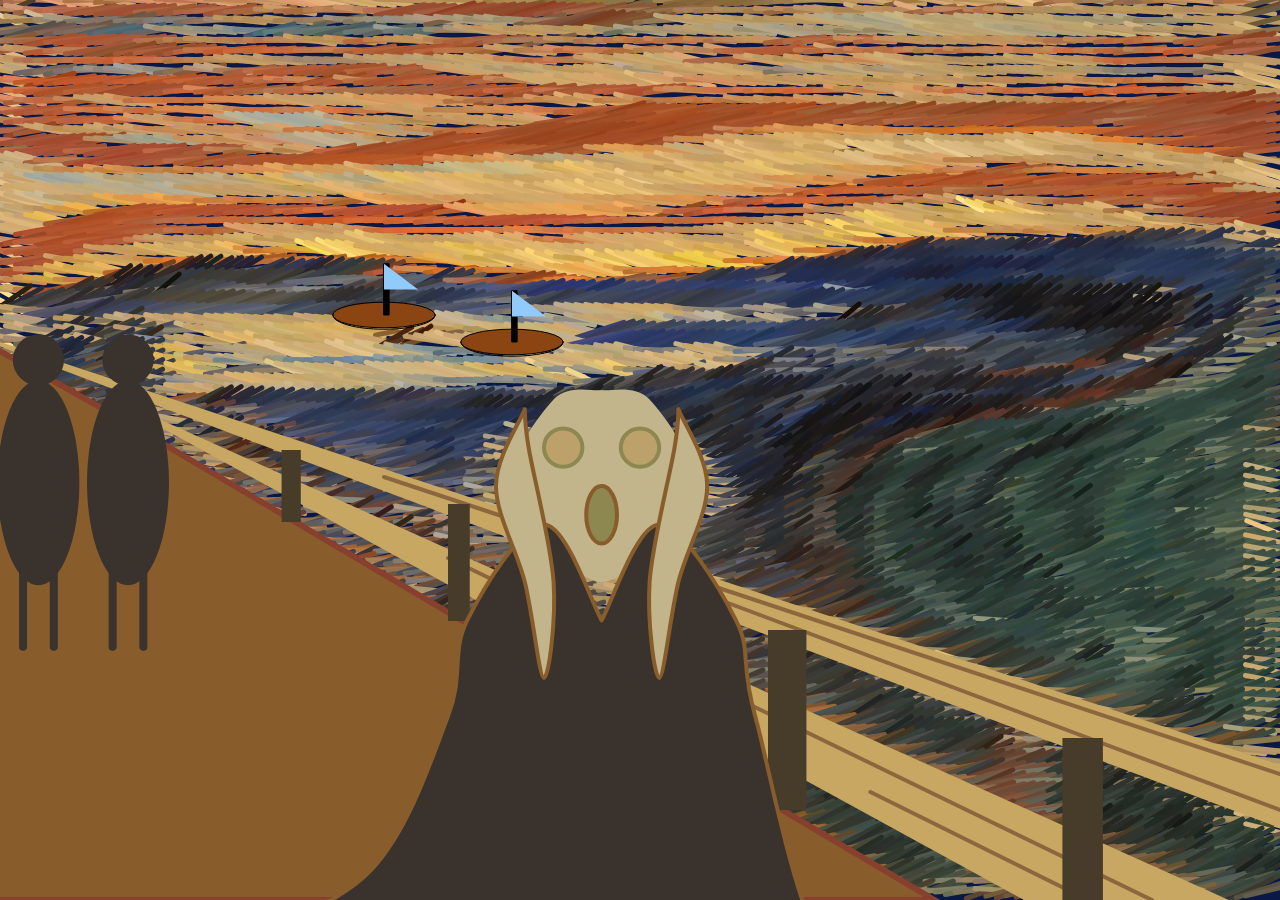
<file: jili0231_Static graph/index.html>
<!DOCTYPE html>
<html lang="en">
  <head>
    <meta charset="utf-8" />
    <meta name="viewport" content="width=device-width, initial-scale=1.0">

    <title>jili0231_Static graph</title>

    <link rel="stylesheet" type="text/css" href="style.css">

    <script src="libraries/p5.min.js"></script>
    <script src="libraries/p5.sound.min.js"></script>
  </head>

  <body>
    <script src="sketch.js"></script>
  </body>
</html>
</file>
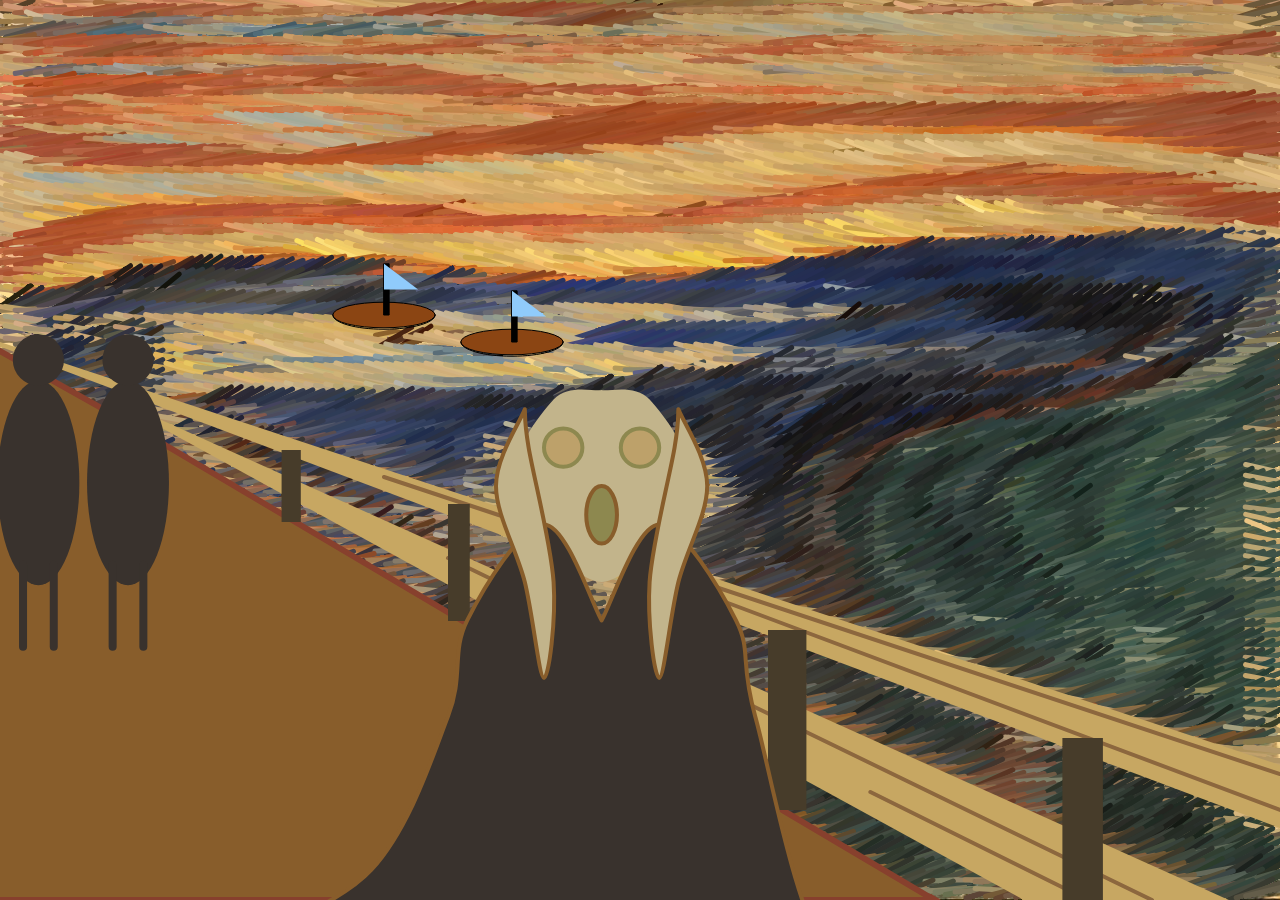
<file: p5_project/index.html>
<!DOCTYPE html>
<html lang="en">
  <head>
    <meta charset="utf-8" />
    <meta name="viewport" content="width=device-width, initial-scale=1.0">

    <title>Sketch</title>

    <link rel="stylesheet" type="text/css" href="style.css">

    <script src="libraries/p5.min.js"></script>
    <script src="libraries/p5.sound.min.js"></script>
  </head>

  <body>
    <script src="sketch.js"></script>
  </body>
</html>
</file>
<file: jili0231_Static graph/style.css>
html, body {
  margin: 0;
  padding: 0;
}

canvas {
  display: block;
}
</file>
<file: p5_project/style.css>
html, body {
  margin: 0;
  padding: 0;
}

canvas {
  display: block;
}
</file>
